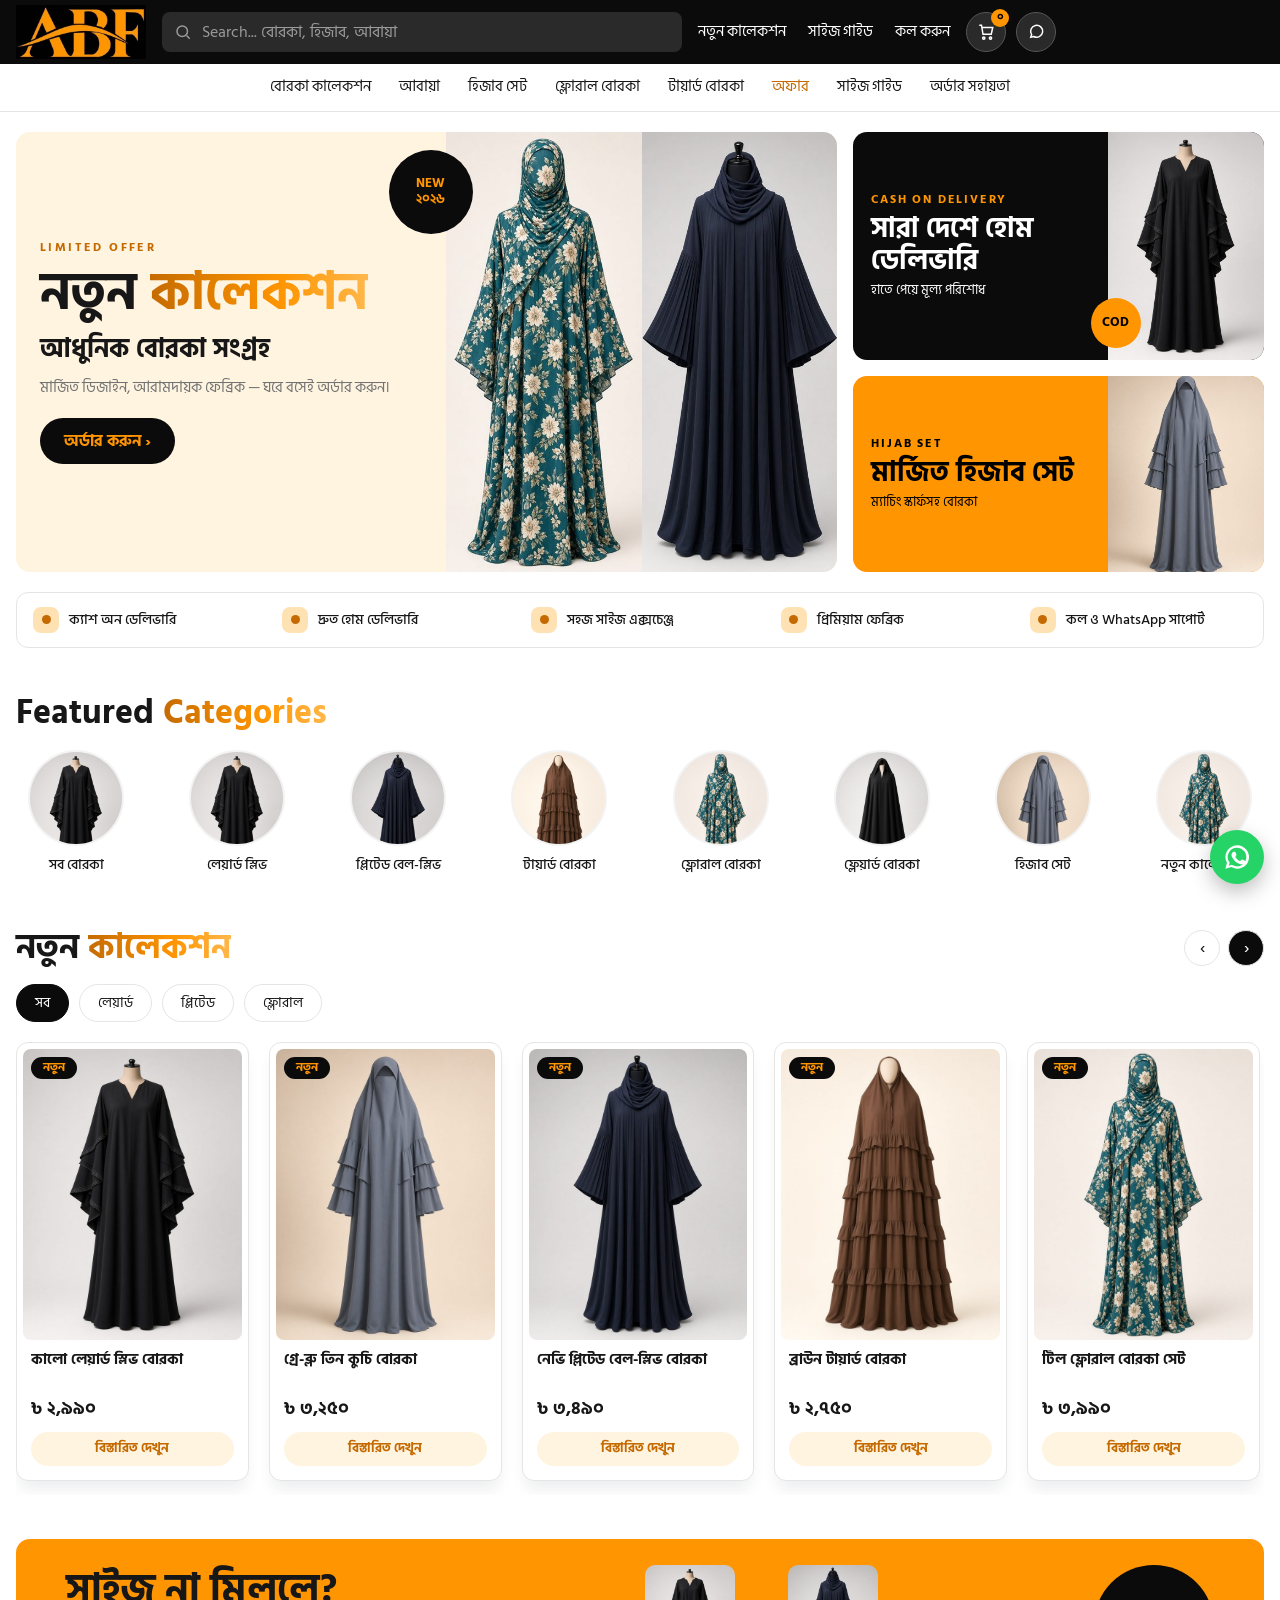
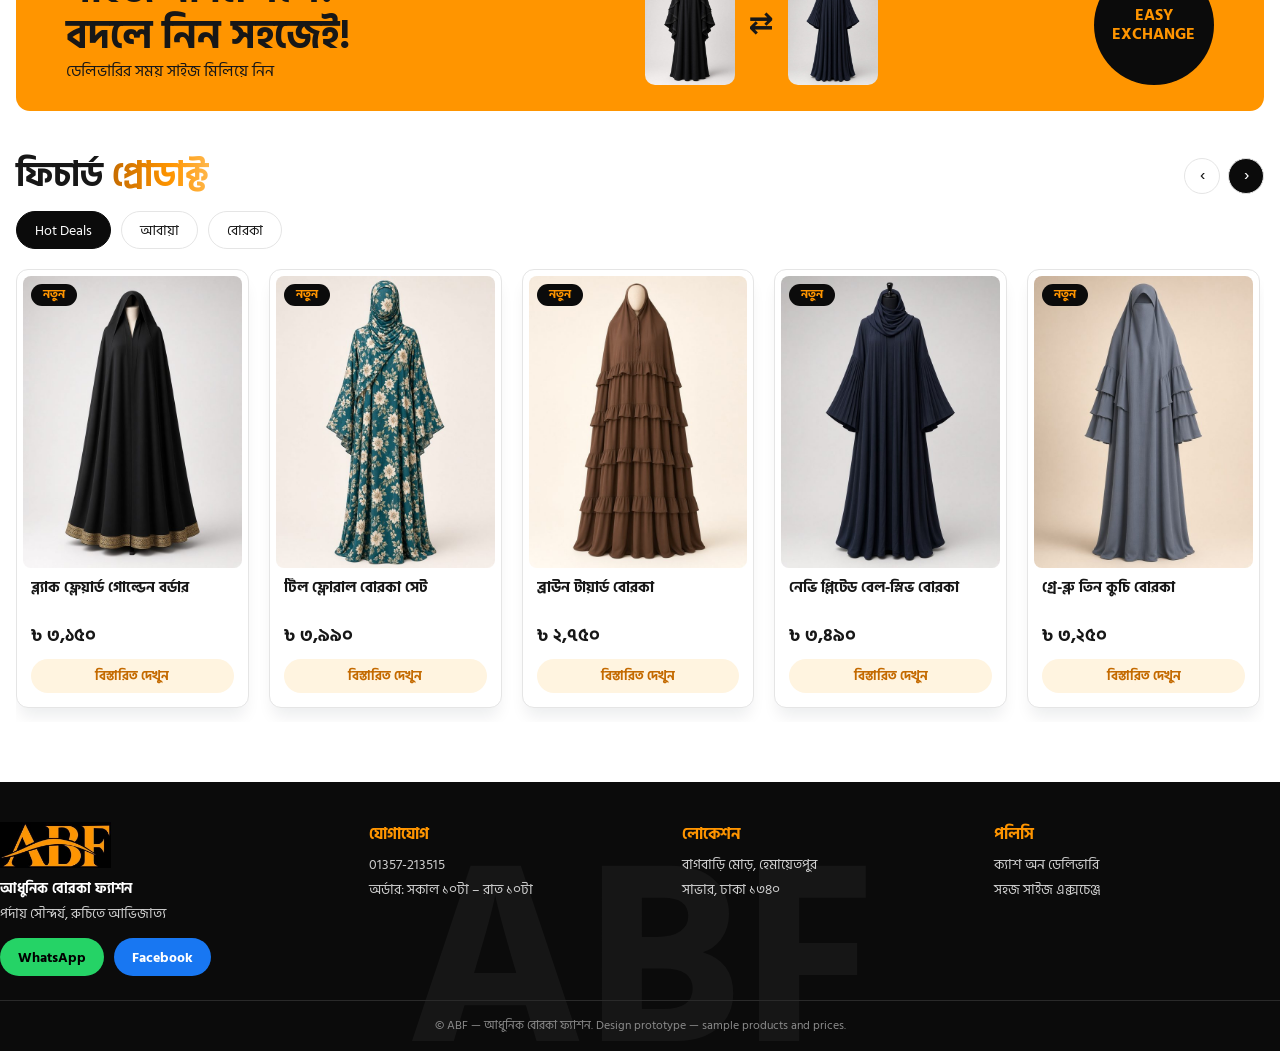
<file: index.html>
<!doctype html><html lang="bn"><head><meta charset="utf-8"><meta name="viewport" content="width=device-width,initial-scale=1"><title>ABF — আধুনিক বোরকা ফ্যাশন | ক্যাশ অন ডেলিভারি</title><meta name="description" content="সাভার, হেমায়েতপুরের আধুনিক বোরকা ও আবায়া — সারা বাংলাদেশে ক্যাশ অন ডেলিভারি."><meta name="theme-color" content="#000000"><link rel="preconnect" href="https://fonts.googleapis.com"><link rel="preconnect" href="https://fonts.gstatic.com" crossorigin><link href="https://fonts.googleapis.com/css2?family=Hind+Siliguri:wght@400;500;600;700&display=swap" rel="stylesheet"><link rel="stylesheet" href="assets/css/style.css"></head><body><header class="topbar"><div class="container in"><button class="ico burger" id="bg" aria-label="মেনু"><svg viewBox="0 0 24 24"><path d="M3 6h18M3 12h18M3 18h18"/></svg></button><a class="logo" href="index.html" aria-label="ABF হোম"><img src="assets/img/logo.jpg" alt="ABF আধুনিক বোরকা ফ্যাশন" width="110" height="46"></a><form class="search" action="index.html#new" role="search"><svg viewBox="0 0 24 24"><circle cx="11" cy="11" r="7"/><path d="M21 21l-4.3-4.3"/></svg><input type="search" placeholder="Search... বোরকা, হিজাব, আবায়া" aria-label="সার্চ"></form><nav class="tlinks"><a href="#new">নতুন কালেকশন</a><a href="product.html?id=3#size">সাইজ গাইড</a><a href="tel:01357213515">কল করুন</a></nav><div class="ticons"><a class="ico" href="checkout.html?id=3" aria-label="কার্ট"><svg viewBox="0 0 24 24"><path d="M6 6h15l-2 9H8L6 3H3"/><circle cx="9" cy="20" r="1.5"/><circle cx="18" cy="20" r="1.5"/></svg><span class="cnt" id="cc">0</span></a><a class="ico" href="https://wa.me/8801357213515" target="_blank" rel="noopener" aria-label="WhatsApp"><svg viewBox="0 0 24 24"><path d="M5 19l1.2-3.6A8 8 0 1 1 9 18z"/></svg></a></div></div><div class="msearch"><input type="search" placeholder="সার্চ করুন..." aria-label="সার্চ"></div></header><div class="catnav"><div class="in"><a href="#new">বোরকা কালেকশন</a><a href="#featured">আবায়া</a><a href="#new">হিজাব সেট</a><a href="product.html?id=5">ফ্লোরাল বোরকা</a><a href="product.html?id=4">টায়ার্ড বোরকা</a><a href="#featured" class=hot>অফার</a><a href="product.html?id=3#size">সাইজ গাইড</a><a href="#contact">অর্ডার সহায়তা</a></div></div><div class="drawer" id="dr"><div class="bk" id="drb"></div><div class="pn"><button class="x" id="drx" aria-label="বন্ধ">×</button><div style="height:36px"></div><a href="#new">বোরকা কালেকশন</a><a href="#featured">আবায়া</a><a href="#new">হিজাব সেট</a><a href="product.html?id=5">ফ্লোরাল বোরকা</a><a href="product.html?id=4">টায়ার্ড বোরকা</a><a href="#featured">অফার</a><a href="product.html?id=3#size">সাইজ গাইড</a><a href="#contact">অর্ডার সহায়তা</a></div></div><main class="container">
<section class="hero"><div class="slide"><div class="tx"><span class="eyebrow">LIMITED OFFER</span><h1>নতুন <span class="grad">কালেকশন</span></h1><h2>আধুনিক বোরকা সংগ্রহ</h2><p>মার্জিত ডিজাইন, আরামদায়ক ফেব্রিক — ঘরে বসেই অর্ডার করুন।</p><div style="margin-top:10px"><a class="btn btn-k" href="#new">অর্ডার করুন ›</a></div></div><div class="im"><img src="assets/img/p5.jpg" alt="টিল ফ্লোরাল বোরকা" width="600" height="800"><img src="assets/img/p3.jpg" alt="নেভি প্লিটেড বোরকা" width="600" height="800"></div><div class="badge-n">NEW<br>২০২৬</div></div>
<div class="side"><a class="bn dk" href="product.html?id=1"><span class="eb">CASH ON DELIVERY</span><h3>সারা দেশে হোম ডেলিভারি</h3><small>হাতে পেয়ে মূল্য পরিশোধ</small><img src="assets/img/p1.jpg" alt="" loading="lazy"><span class="cod">COD</span></a><a class="bn or" href="product.html?id=2"><span class="eb">HIJAB SET</span><h3>মার্জিত হিজাব সেট</h3><small>ম্যাচিং স্কার্ফসহ বোরকা</small><img src="assets/img/p2.jpg" alt="" loading="lazy"></a></div></section>
<section class="usp"><div><i></i>ক্যাশ অন ডেলিভারি</div><div><i></i>দ্রুত হোম ডেলিভারি</div><div><i></i>সহজ সাইজ এক্সচেঞ্জ</div><div><i></i>প্রিমিয়াম ফেব্রিক</div><div><i></i>কল ও WhatsApp সাপোর্ট</div></section>
<section class="sec"><h2 class="sec-title">Featured <span class="grad">Categories</span></h2><div class="cats"><a class="cat" href="product.html?id=1"><span><img src="assets/img/p1.jpg" alt="সব বোরকা" loading="lazy" width="120" height="160"></span>সব বোরকা</a><a class="cat" href="product.html?id=1"><span><img src="assets/img/p1.jpg" alt="লেয়ার্ড স্লিভ" loading="lazy" width="120" height="160"></span>লেয়ার্ড স্লিভ</a><a class="cat" href="product.html?id=3"><span><img src="assets/img/p3.jpg" alt="প্লিটেড বেল-স্লিভ" loading="lazy" width="120" height="160"></span>প্লিটেড বেল-স্লিভ</a><a class="cat" href="product.html?id=4"><span><img src="assets/img/p4.jpg" alt="টায়ার্ড বোরকা" loading="lazy" width="120" height="160"></span>টায়ার্ড বোরকা</a><a class="cat" href="product.html?id=5"><span><img src="assets/img/p5.jpg" alt="ফ্লোরাল বোরকা" loading="lazy" width="120" height="160"></span>ফ্লোরাল বোরকা</a><a class="cat" href="product.html?id=6"><span><img src="assets/img/p6.jpg" alt="ফ্লেয়ার্ড বোরকা" loading="lazy" width="120" height="160"></span>ফ্লেয়ার্ড বোরকা</a><a class="cat" href="product.html?id=2"><span><img src="assets/img/p2.jpg" alt="হিজাব সেট" loading="lazy" width="120" height="160"></span>হিজাব সেট</a><a class="cat" href="product.html?id=5"><span><img src="assets/img/p5.jpg" alt="নতুন কালেকশন" loading="lazy" width="120" height="160"></span>নতুন কালেকশন</a></div></section>
<section class="sec" id="new"><div class="sec-h"><h2 class="sec-title">নতুন <span class="grad">কালেকশন</span></h2><div class="arrows"><button data-rail="r1" data-d="-1" aria-label="আগে">‹</button><button data-rail="r1" data-d="1" aria-label="পরে">›</button></div></div><div class="tabs"><button class="tab on">সব</button><button class="tab">লেয়ার্ড</button><button class="tab">প্লিটেড</button><button class="tab">ফ্লোরাল</button></div><div class="rail" id="r1"><a class="card" href="product.html?id=1"><div class="ph"><img src="assets/img/p1.jpg" alt="কালো লেয়ার্ড স্লিভ বোরকা" loading="lazy" width="600" height="800"><span class="nb">নতুন</span></div><div class="b"><div class="nm">কালো লেয়ার্ড স্লিভ বোরকা</div><div class="pr">৳ ২,৯৯০</div><span class="go">বিস্তারিত দেখুন</span></div></a><a class="card" href="product.html?id=2"><div class="ph"><img src="assets/img/p2.jpg" alt="গ্রে-ব্লু তিন কুচি বোরকা" loading="lazy" width="600" height="800"><span class="nb">নতুন</span></div><div class="b"><div class="nm">গ্রে-ব্লু তিন কুচি বোরকা</div><div class="pr">৳ ৩,২৫০</div><span class="go">বিস্তারিত দেখুন</span></div></a><a class="card" href="product.html?id=3"><div class="ph"><img src="assets/img/p3.jpg" alt="নেভি প্লিটেড বেল-স্লিভ বোরকা" loading="lazy" width="600" height="800"><span class="nb">নতুন</span></div><div class="b"><div class="nm">নেভি প্লিটেড বেল-স্লিভ বোরকা</div><div class="pr">৳ ৩,৪৯০</div><span class="go">বিস্তারিত দেখুন</span></div></a><a class="card" href="product.html?id=4"><div class="ph"><img src="assets/img/p4.jpg" alt="ব্রাউন টায়ার্ড বোরকা" loading="lazy" width="600" height="800"><span class="nb">নতুন</span></div><div class="b"><div class="nm">ব্রাউন টায়ার্ড বোরকা</div><div class="pr">৳ ২,৭৫০</div><span class="go">বিস্তারিত দেখুন</span></div></a><a class="card" href="product.html?id=5"><div class="ph"><img src="assets/img/p5.jpg" alt="টিল ফ্লোরাল বোরকা সেট" loading="lazy" width="600" height="800"><span class="nb">নতুন</span></div><div class="b"><div class="nm">টিল ফ্লোরাল বোরকা সেট</div><div class="pr">৳ ৩,৯৯০</div><span class="go">বিস্তারিত দেখুন</span></div></a><a class="card" href="product.html?id=6"><div class="ph"><img src="assets/img/p6.jpg" alt="ব্ল্যাক ফ্লেয়ার্ড গোল্ডেন বর্ডার" loading="lazy" width="600" height="800"><span class="nb">নতুন</span></div><div class="b"><div class="nm">ব্ল্যাক ফ্লেয়ার্ড গোল্ডেন বর্ডার</div><div class="pr">৳ ৩,১৫০</div><span class="go">বিস্তারিত দেখুন</span></div></a></div></section>
<section class="xchg"><div><h3>সাইজ না মিললে?</h3><h3>বদলে নিন সহজেই!</h3><p>ডেলিভারির সময় সাইজ মিলিয়ে নিন</p></div><div class="pair"><img src="assets/img/p1.jpg" alt="" loading="lazy"><b style="font-size:30px">⇄</b><img src="assets/img/p3.jpg" alt="" loading="lazy"></div><div class="seal">EASY<br>EXCHANGE</div></section>
<section class="sec" id="featured"><div class="sec-h"><h2 class="sec-title">ফিচার্ড <span class="grad">প্রোডাক্ট</span></h2><div class="arrows"><button data-rail="r2" data-d="-1" aria-label="আগে">‹</button><button data-rail="r2" data-d="1" aria-label="পরে">›</button></div></div><div class="tabs"><button class="tab on">Hot Deals</button><button class="tab">আবায়া</button><button class="tab">বোরকা</button></div><div class="rail" id="r2"><a class="card" href="product.html?id=6"><div class="ph"><img src="assets/img/p6.jpg" alt="ব্ল্যাক ফ্লেয়ার্ড গোল্ডেন বর্ডার" loading="lazy" width="600" height="800"><span class="nb">নতুন</span></div><div class="b"><div class="nm">ব্ল্যাক ফ্লেয়ার্ড গোল্ডেন বর্ডার</div><div class="pr">৳ ৩,১৫০</div><span class="go">বিস্তারিত দেখুন</span></div></a><a class="card" href="product.html?id=5"><div class="ph"><img src="assets/img/p5.jpg" alt="টিল ফ্লোরাল বোরকা সেট" loading="lazy" width="600" height="800"><span class="nb">নতুন</span></div><div class="b"><div class="nm">টিল ফ্লোরাল বোরকা সেট</div><div class="pr">৳ ৩,৯৯০</div><span class="go">বিস্তারিত দেখুন</span></div></a><a class="card" href="product.html?id=4"><div class="ph"><img src="assets/img/p4.jpg" alt="ব্রাউন টায়ার্ড বোরকা" loading="lazy" width="600" height="800"><span class="nb">নতুন</span></div><div class="b"><div class="nm">ব্রাউন টায়ার্ড বোরকা</div><div class="pr">৳ ২,৭৫০</div><span class="go">বিস্তারিত দেখুন</span></div></a><a class="card" href="product.html?id=3"><div class="ph"><img src="assets/img/p3.jpg" alt="নেভি প্লিটেড বেল-স্লিভ বোরকা" loading="lazy" width="600" height="800"><span class="nb">নতুন</span></div><div class="b"><div class="nm">নেভি প্লিটেড বেল-স্লিভ বোরকা</div><div class="pr">৳ ৩,৪৯০</div><span class="go">বিস্তারিত দেখুন</span></div></a><a class="card" href="product.html?id=2"><div class="ph"><img src="assets/img/p2.jpg" alt="গ্রে-ব্লু তিন কুচি বোরকা" loading="lazy" width="600" height="800"><span class="nb">নতুন</span></div><div class="b"><div class="nm">গ্রে-ব্লু তিন কুচি বোরকা</div><div class="pr">৳ ৩,২৫০</div><span class="go">বিস্তারিত দেখুন</span></div></a><a class="card" href="product.html?id=1"><div class="ph"><img src="assets/img/p1.jpg" alt="কালো লেয়ার্ড স্লিভ বোরকা" loading="lazy" width="600" height="800"><span class="nb">নতুন</span></div><div class="b"><div class="nm">কালো লেয়ার্ড স্লিভ বোরকা</div><div class="pr">৳ ২,৯৯০</div><span class="go">বিস্তারিত দেখুন</span></div></a></div></section>
</main><footer class="foot" id="contact"><div class="container g"><div><img src="assets/img/logo.jpg" alt="ABF" width="110" height="46" style="height:46px;width:auto"><p style="margin-top:10px;color:#fff;font-weight:700">আধুনিক বোরকা ফ্যাশন</p><p>পর্দায় সৌন্দর্য, রুচিতে আভিজাত্য</p><div class="soc"><a href="https://wa.me/8801357213515" target="_blank" rel="noopener">WhatsApp</a><a href="#" rel="noopener">Facebook</a></div></div><div><h4>যোগাযোগ</h4><p><a href="tel:01357213515">01357-213515</a></p><p>অর্ডার: সকাল ১০টা – রাত ১০টা</p></div><div><h4>লোকেশন</h4><p>বাগবাড়ি মোড়, হেমায়েতপুর</p><p>সাভার, ঢাকা ১৩৪০</p></div><div><h4>পলিসি</h4><p>ক্যাশ অন ডেলিভারি</p><p>সহজ সাইজ এক্সচেঞ্জ</p></div></div><div class="wm" aria-hidden="true">ABF</div><div class="cp">© ABF — আধুনিক বোরকা ফ্যাশন. Design prototype — sample products and prices.</div></footer><a class="wafab" href="https://wa.me/8801357213515" target="_blank" rel="noopener" aria-label="WhatsApp-এ অর্ডার"><svg viewBox="0 0 24 24"><path d="M12 2a10 10 0 0 0-8.6 15L2 22l5.2-1.4A10 10 0 1 0 12 2zm0 2a8 8 0 1 1-4.1 14.900l-.3-.2-2.600.7.7-2.500-.2-.3A8 8 0 0 1 12 4zm-3 3.500c-.2 0-.5.100-.7.400-.3.400-1 1-1 2.400s1 2.700 1.200 2.900c.1.200 2 3.100 4.900 4.300 2.400 1 2.900.8 3.400.7.500-.1 1.700-.7 1.900-1.400.2-.7.200-1.200.2-1.400-.1-.1-.3-.2-.6-.4l-1.800-.9c-.3-.1-.5-.1-.7.200l-.8 1c-.2.200-.3.200-.6.100-.3-.2-1.200-.4-2.200-1.400-.8-.7-1.400-1.600-1.500-1.900-.2-.3 0-.4.100-.6l.4-.5c.1-.2.200-.3.300-.5.100-.2 0-.4 0-.5l-.8-2c-.2-.5-.4-.5-.6-.5z"/></svg></a><script src="assets/js/app.js"></script></body></html>
</file>
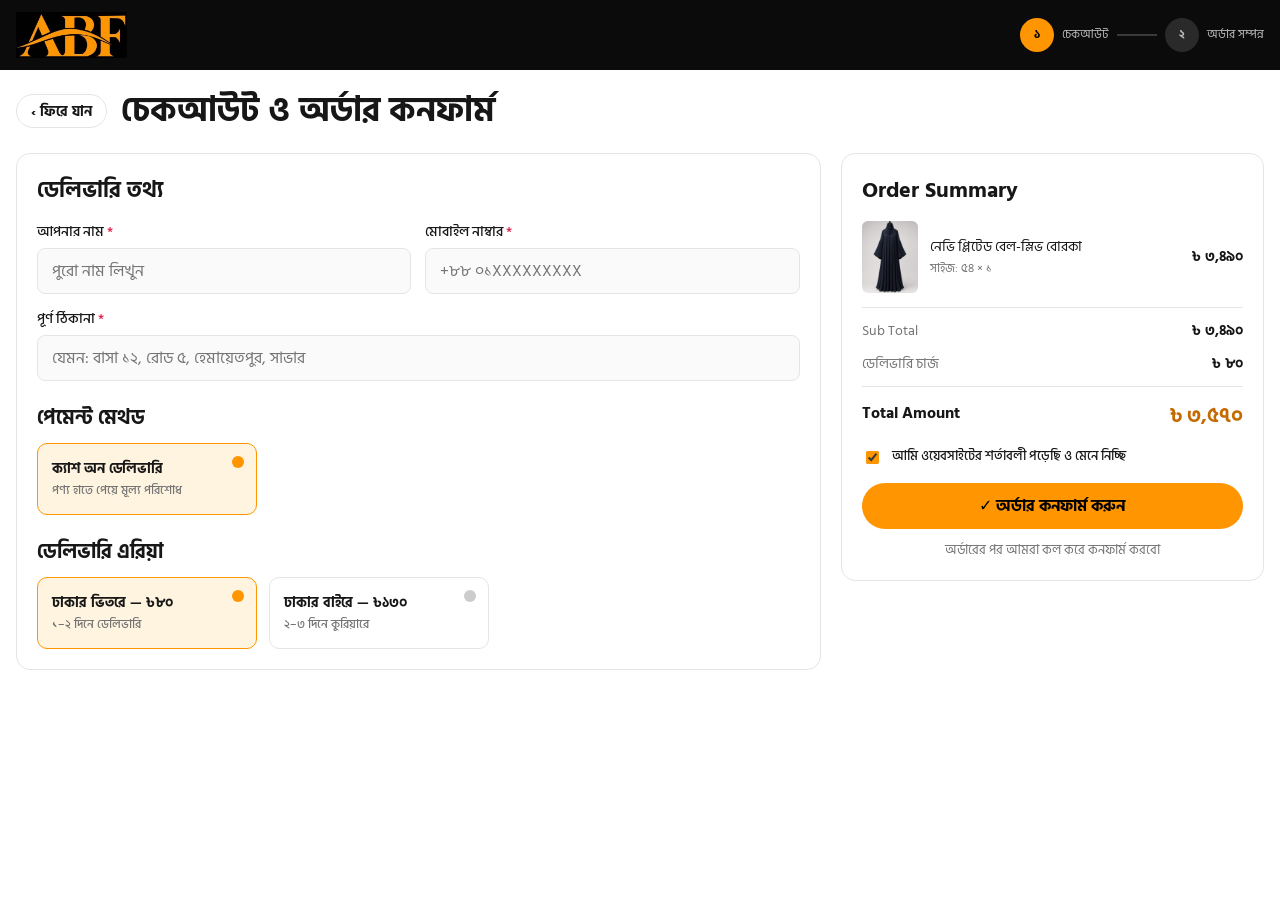
<file: checkout.html>
<!doctype html><html lang="bn"><head><meta charset="utf-8"><meta name="viewport" content="width=device-width,initial-scale=1"><title>চেকআউট | ABF আধুনিক বোরকা ফ্যাশন</title><meta name="description" content="অর্ডার কনফার্ম করুন"><meta name="theme-color" content="#000000"><link rel="preconnect" href="https://fonts.googleapis.com"><link rel="preconnect" href="https://fonts.gstatic.com" crossorigin><link href="https://fonts.googleapis.com/css2?family=Hind+Siliguri:wght@400;500;600;700&display=swap" rel="stylesheet"><link rel="stylesheet" href="assets/css/style.css"></head><body><header class="cohead"><div class="container in"><a href="index.html"><img src="assets/img/logo.jpg" alt="ABF" width="110" height="46" style="height:46px;width:auto"></a><div class="steps"><b class="on">১</b><span>চেকআউট</span><i></i><b>২</b><span>অর্ডার সম্পন্ন</span></div></div></header>
<main class="container"><div style="display:flex;align-items:center;gap:14px;flex-wrap:wrap;margin-top:20px"><a class="btn btn-l" style="height:34px;padding:0 14px;font-size:14px" id="back" href="index.html">‹ ফিরে যান</a><h1 class="sec-title">চেকআউট ও অর্ডার কনফার্ম</h1></div>
<form class="co" id="f" novalidate><div class="panel"><h2>ডেলিভারি তথ্য</h2><div class="fg"><div><label for="nm">আপনার নাম <i>*</i></label><input class="in-t" id="nm" name="nm" required placeholder="পুরো নাম লিখুন" autocomplete="name"></div><div><label for="ph">মোবাইল নাম্বার <i>*</i></label><input class="in-t" id="ph" name="ph" required inputmode="tel" placeholder="+৮৮ ০১XXXXXXXXX" autocomplete="tel"></div><div class="full"><label for="ad">পূর্ণ ঠিকানা <i>*</i></label><input class="in-t" id="ad" name="ad" required placeholder="যেমন: বাসা ১২, রোড ৫, হেমায়েতপুর, সাভার" autocomplete="street-address"></div></div>
<h3>পেমেন্ট মেথড</h3><div class="opt"><label><input type="radio" name="pay" checked><b>ক্যাশ অন ডেলিভারি</b><small>পণ্য হাতে পেয়ে মূল্য পরিশোধ</small></label></div>
<h3>ডেলিভারি এরিয়া</h3><div class="opt"><label><input type="radio" name="area" value="80" checked><b>ঢাকার ভিতরে — ৳৮০</b><small>১–২ দিনে ডেলিভারি</small></label><label><input type="radio" name="area" value="130"><b>ঢাকার বাইরে — ৳১৩০</b><small>২–৩ দিনে কুরিয়ারে</small></label></div></div>
<aside class="panel sum"><h2>Order Summary</h2><div class="it"><img id="si" src="assets/img/p3.jpg" alt="" width="56" height="72"><div><span id="sn">…</span><br><small style="color:#737373" id="ss"></small></div><b id="sp">৳</b></div><div class="row"><span>Sub Total</span><b id="st">৳</b></div><div class="row"><span>ডেলিভারি চার্জ</span><b id="sd">৳ ৮০</b></div><div class="row tot"><span>Total Amount</span><b id="tt">৳</b></div>
<label class="chk"><input type="checkbox" id="tm" checked>আমি ওয়েবসাইটের শর্তাবলী পড়েছি ও মেনে নিচ্ছি</label><button class="btn btn-o full-btn" type="submit">✓ অর্ডার কনফার্ম করুন</button><p style="text-align:center;font-size:13px;color:#737373;margin:12px 0 0">অর্ডারের পর আমরা কল করে কনফার্ম করবো</p></aside></form>
<div class="ok panel" id="ok"><div class="tick">✓</div><h2>অর্ডার গ্রহণ করা হয়েছে!</h2><p>ধন্যবাদ। আমরা শীঘ্রই কল করে কনফার্ম করবো।</p><a class="btn btn-o" id="owa" href="#" target="_blank" rel="noopener">WhatsApp-এ কনফার্ম করুন</a> <a class="btn btn-l" href="index.html">হোমে ফিরুন</a></div></main>
<script src="assets/js/app.js"></script></body></html>
</file>
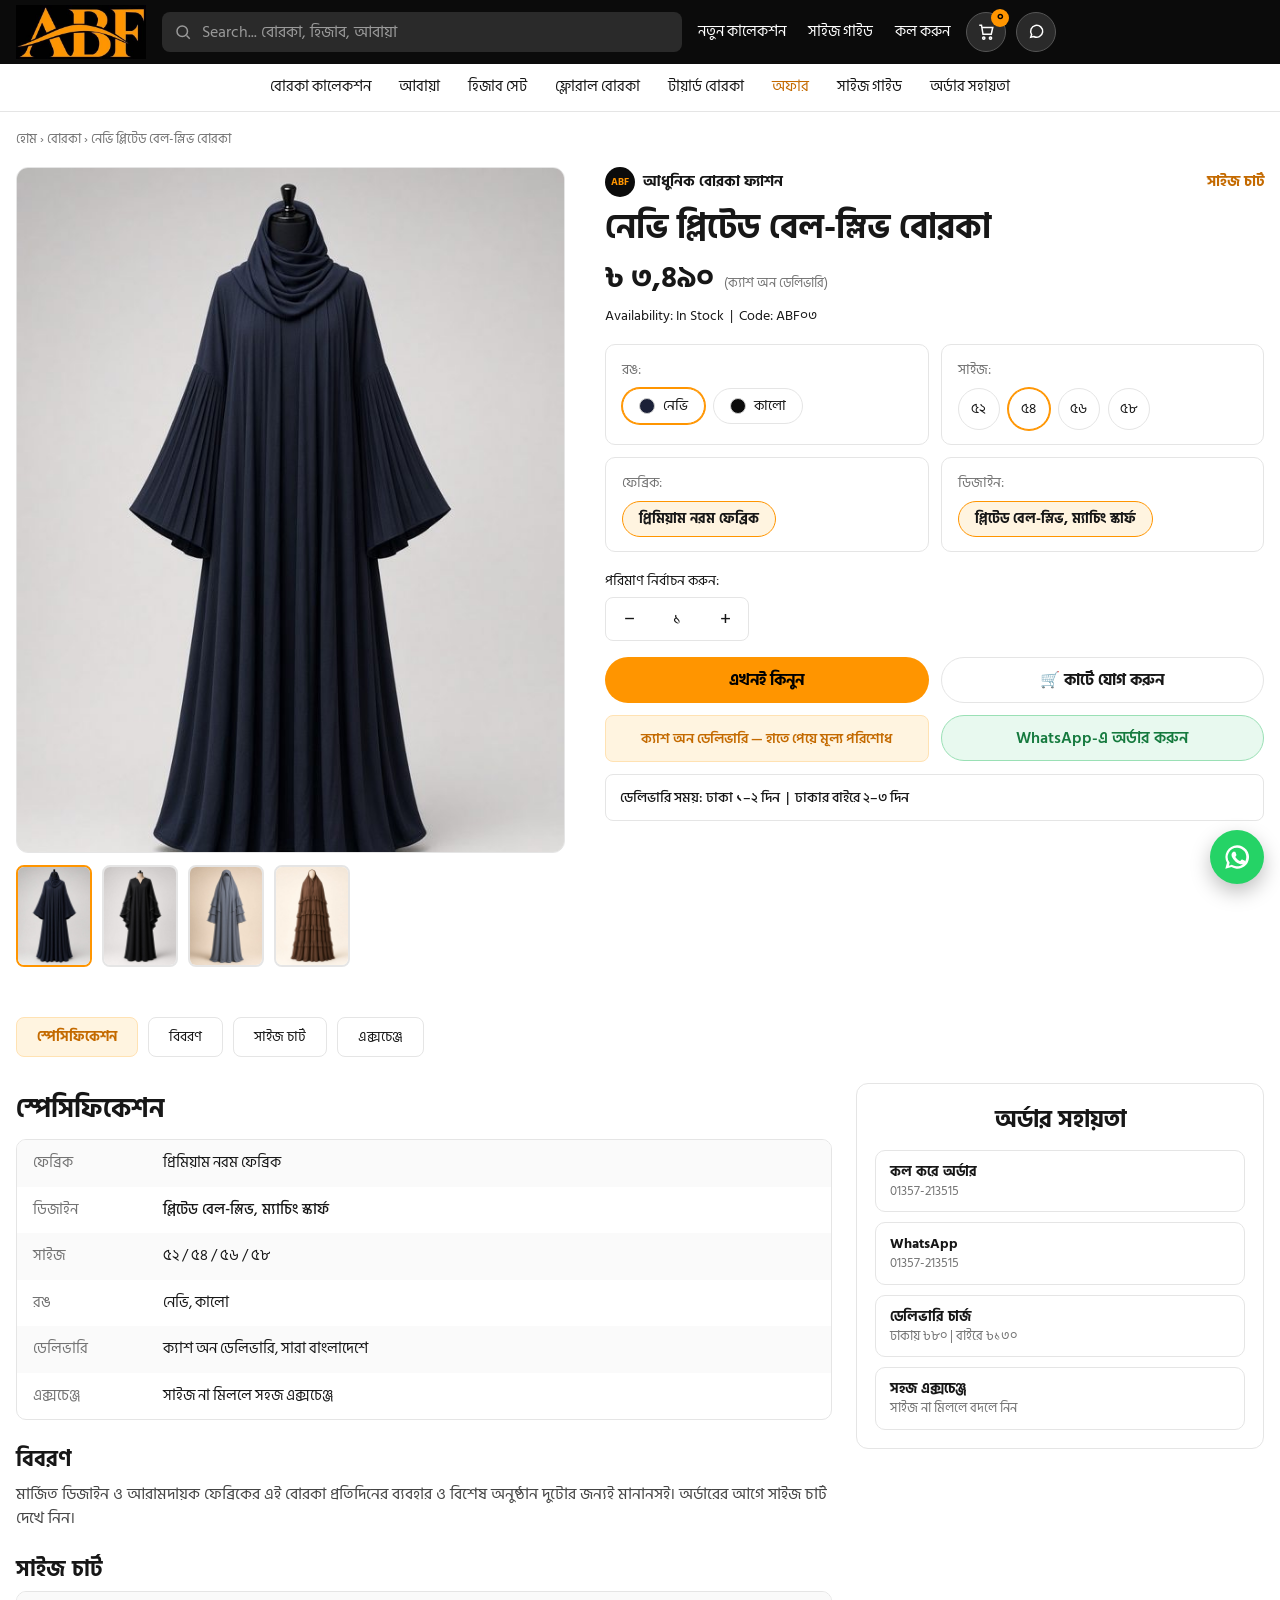
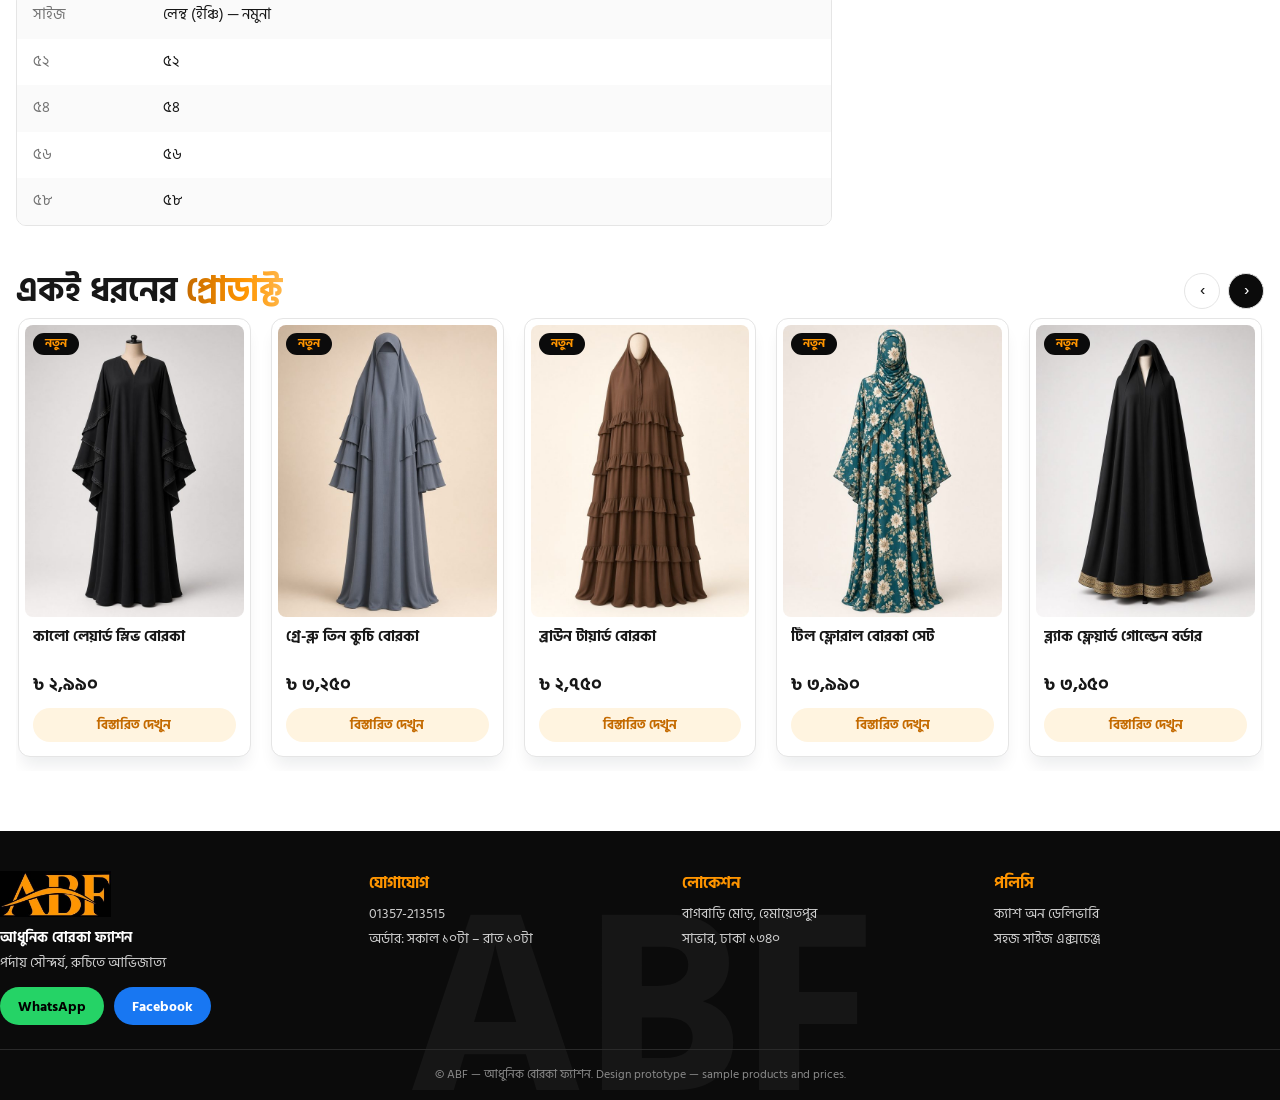
<file: product.html>
<!doctype html><html lang="bn"><head><meta charset="utf-8"><meta name="viewport" content="width=device-width,initial-scale=1"><title>প্রোডাক্ট | ABF আধুনিক বোরকা ফ্যাশন</title><meta name="description" content="বোরকার বিস্তারিত ও অর্ডার"><meta name="theme-color" content="#000000"><link rel="preconnect" href="https://fonts.googleapis.com"><link rel="preconnect" href="https://fonts.gstatic.com" crossorigin><link href="https://fonts.googleapis.com/css2?family=Hind+Siliguri:wght@400;500;600;700&display=swap" rel="stylesheet"><link rel="stylesheet" href="assets/css/style.css"></head><body class="has-mbar"><header class="topbar"><div class="container in"><button class="ico burger" id="bg" aria-label="মেনু"><svg viewBox="0 0 24 24"><path d="M3 6h18M3 12h18M3 18h18"/></svg></button><a class="logo" href="index.html" aria-label="ABF হোম"><img src="assets/img/logo.jpg" alt="ABF আধুনিক বোরকা ফ্যাশন" width="110" height="46"></a><form class="search" action="index.html#new" role="search"><svg viewBox="0 0 24 24"><circle cx="11" cy="11" r="7"/><path d="M21 21l-4.3-4.3"/></svg><input type="search" placeholder="Search... বোরকা, হিজাব, আবায়া" aria-label="সার্চ"></form><nav class="tlinks"><a href="#new">নতুন কালেকশন</a><a href="product.html?id=3#size">সাইজ গাইড</a><a href="tel:01357213515">কল করুন</a></nav><div class="ticons"><a class="ico" href="checkout.html?id=3" aria-label="কার্ট"><svg viewBox="0 0 24 24"><path d="M6 6h15l-2 9H8L6 3H3"/><circle cx="9" cy="20" r="1.5"/><circle cx="18" cy="20" r="1.5"/></svg><span class="cnt" id="cc">0</span></a><a class="ico" href="https://wa.me/8801357213515" target="_blank" rel="noopener" aria-label="WhatsApp"><svg viewBox="0 0 24 24"><path d="M5 19l1.2-3.6A8 8 0 1 1 9 18z"/></svg></a></div></div><div class="msearch"><input type="search" placeholder="সার্চ করুন..." aria-label="সার্চ"></div></header><div class="catnav"><div class="in"><a href="#new">বোরকা কালেকশন</a><a href="#featured">আবায়া</a><a href="#new">হিজাব সেট</a><a href="product.html?id=5">ফ্লোরাল বোরকা</a><a href="product.html?id=4">টায়ার্ড বোরকা</a><a href="#featured" class=hot>অফার</a><a href="product.html?id=3#size">সাইজ গাইড</a><a href="#contact">অর্ডার সহায়তা</a></div></div><div class="drawer" id="dr"><div class="bk" id="drb"></div><div class="pn"><button class="x" id="drx" aria-label="বন্ধ">×</button><div style="height:36px"></div><a href="#new">বোরকা কালেকশন</a><a href="#featured">আবায়া</a><a href="#new">হিজাব সেট</a><a href="product.html?id=5">ফ্লোরাল বোরকা</a><a href="product.html?id=4">টায়ার্ড বোরকা</a><a href="#featured">অফার</a><a href="product.html?id=3#size">সাইজ গাইড</a><a href="#contact">অর্ডার সহায়তা</a></div></div><main class="container">
<nav class="crumb" aria-label="breadcrumb"><a href="index.html">হোম</a> › <a href="index.html#new">বোরকা</a> › <span id="bc">…</span></nav>
<section class="pd"><div class="gal"><div class="main"><img id="mi" src="assets/img/p3.jpg" alt="" width="600" height="800"></div><div class="thumbs" id="th"></div></div>
<div class="pi"><div class="br"><span><em>ABF</em> আধুনিক বোরকা ফ্যাশন</span><a href="#size">সাইজ চার্ট</a></div><h1 id="pn">…</h1><div class="pp"><b id="pp">৳ …</b><small>(ক্যাশ অন ডেলিভারি)</small></div><div class="meta">Availability: In Stock &nbsp;|&nbsp; Code: <span id="pc">ABF</span></div>
<div class="opts"><div class="ob"><div class="l">রঙ:</div><div class="chips" id="cl"></div></div><div class="ob"><div class="l">সাইজ:</div><div class="chips" id="sz"></div></div><div class="ob"><div class="l">ফেব্রিক:</div><div class="chips"><span class="chip f">প্রিমিয়াম নরম ফেব্রিক</span></div></div><div class="ob"><div class="l">ডিজাইন:</div><div class="chips"><span class="chip f" id="ds">…</span></div></div></div>
<div class="l" style="font-size:14px">পরিমাণ নির্বাচন করুন:</div><div class="qty"><button id="qm" aria-label="কমান">−</button><span id="qv">1</span><button id="qp" aria-label="বাড়ান">+</button></div>
<div class="btns"><a class="btn btn-o" id="buy" href="checkout.html">এখনই কিনুন</a><button class="btn btn-l" id="add">🛒 কার্টে যোগ করুন</button><div class="note c">ক্যাশ অন ডেলিভারি — হাতে পেয়ে মূল্য পরিশোধ</div><a class="btn btn-wa" id="wa" href="#" target="_blank" rel="noopener">WhatsApp-এ অর্ডার করুন</a><div class="note d">ডেলিভারি সময়: ঢাকা ১–২ দিন &nbsp;|&nbsp; ঢাকার বাইরে ২–৩ দিন</div></div></div></section>
<nav class="ptabs"><a class="on" href="#spec">স্পেসিফিকেশন</a><a href="#desc">বিবরণ</a><a href="#size">সাইজ চার্ট</a><a href="#exch">এক্সচেঞ্জ</a></nav>
<section class="pbody"><div><h2 class="sec-title" id="spec" style="font-size:26px;margin:10px 0 14px">স্পেসিফিকেশন</h2><div class="spec"><div><span>ফেব্রিক</span>প্রিমিয়াম নরম ফেব্রিক</div><div><span>ডিজাইন</span><b id="ds2" style="font-weight:500">…</b></div><div><span>সাইজ</span>৫২ / ৫৪ / ৫৬ / ৫৮</div><div><span>রঙ</span>নেভি, কালো</div><div><span>ডেলিভারি</span>ক্যাশ অন ডেলিভারি, সারা বাংলাদেশে</div><div id="exch"><span>এক্সচেঞ্জ</span>সাইজ না মিললে সহজ এক্সচেঞ্জ</div></div>
<h2 class="sec-title" id="desc" style="font-size:22px;margin:26px 0 8px">বিবরণ</h2><p style="color:#444;margin:0">মার্জিত ডিজাইন ও আরামদায়ক ফেব্রিকের এই বোরকা প্রতিদিনের ব্যবহার ও বিশেষ অনুষ্ঠান দুটোর জন্যই মানানসই। অর্ডারের আগে সাইজ চার্ট দেখে নিন।</p>
<h2 class="sec-title" id="size" style="font-size:22px;margin:26px 0 8px">সাইজ চার্ট</h2><div class="spec"><div><span>সাইজ</span>লেন্থ (ইঞ্চি) — নমুনা</div><div><span>৫২</span>৫২</div><div><span>৫৪</span>৫৪</div><div><span>৫৬</span>৫৬</div><div><span>৫৮</span>৫৮</div></div></div>
<aside class="help"><h3>অর্ডার সহায়তা</h3><div><b>কল করে অর্ডার</b>01357-213515</div><div><b>WhatsApp</b>01357-213515</div><div><b>ডেলিভারি চার্জ</b>ঢাকায় ৳৮০ | বাইরে ৳১৩০</div><div><b>সহজ এক্সচেঞ্জ</b>সাইজ না মিললে বদলে নিন</div></aside></section>
<section class="sec"><div class="sec-h"><h2 class="sec-title">একই ধরনের <span class="grad">প্রোডাক্ট</span></h2><div class="arrows"><button data-rail="r3" data-d="-1" aria-label="আগে">‹</button><button data-rail="r3" data-d="1" aria-label="পরে">›</button></div></div><div class="rail" id="r3"></div></section></main>
<div class="mbar"><a class="btn btn-o" id="buy2" href="checkout.html">এখনই কিনুন</a><a class="btn btn-wa" id="wa2" href="#" target="_blank" rel="noopener">WhatsApp</a></div><footer class="foot" id="contact"><div class="container g"><div><img src="assets/img/logo.jpg" alt="ABF" width="110" height="46" style="height:46px;width:auto"><p style="margin-top:10px;color:#fff;font-weight:700">আধুনিক বোরকা ফ্যাশন</p><p>পর্দায় সৌন্দর্য, রুচিতে আভিজাত্য</p><div class="soc"><a href="https://wa.me/8801357213515" target="_blank" rel="noopener">WhatsApp</a><a href="#" rel="noopener">Facebook</a></div></div><div><h4>যোগাযোগ</h4><p><a href="tel:01357213515">01357-213515</a></p><p>অর্ডার: সকাল ১০টা – রাত ১০টা</p></div><div><h4>লোকেশন</h4><p>বাগবাড়ি মোড়, হেমায়েতপুর</p><p>সাভার, ঢাকা ১৩৪০</p></div><div><h4>পলিসি</h4><p>ক্যাশ অন ডেলিভারি</p><p>সহজ সাইজ এক্সচেঞ্জ</p></div></div><div class="wm" aria-hidden="true">ABF</div><div class="cp">© ABF — আধুনিক বোরকা ফ্যাশন. Design prototype — sample products and prices.</div></footer><a class="wafab" href="https://wa.me/8801357213515" target="_blank" rel="noopener" aria-label="WhatsApp-এ অর্ডার"><svg viewBox="0 0 24 24"><path d="M12 2a10 10 0 0 0-8.6 15L2 22l5.2-1.4A10 10 0 1 0 12 2zm0 2a8 8 0 1 1-4.1 14.900l-.3-.2-2.600.7.7-2.500-.2-.3A8 8 0 0 1 12 4zm-3 3.500c-.2 0-.5.100-.7.400-.3.400-1 1-1 2.400s1 2.700 1.200 2.900c.1.200 2 3.100 4.900 4.300 2.400 1 2.900.8 3.400.7.500-.1 1.700-.7 1.900-1.400.2-.7.200-1.200.2-1.400-.1-.1-.3-.2-.6-.4l-1.800-.9c-.3-.1-.5-.1-.7.200l-.8 1c-.2.200-.3.200-.6.100-.3-.2-1.200-.4-2.200-1.400-.8-.7-1.400-1.600-1.500-1.900-.2-.3 0-.4.100-.6l.4-.5c.1-.2.200-.3.300-.5.100-.2 0-.4 0-.5l-.8-2c-.2-.5-.4-.5-.6-.5z"/></svg></a><script src="assets/js/app.js"></script></body></html>
</file>
<file: assets/css/style.css>
:root{--o:#FF9500;--od:#C46A00;--ot:#FFF4E0;--ot2:#FFE2B3;--k:#0B0B0B;--tx:#171717;--gr:#737373;--bd:#E5E5E5;--bg:#FAFAFA;--wa:#25D366;--r:12px;--sh:0 12px 16px -4px rgba(16,24,40,.08);--cw:1280px}
*,*::before,*::after{box-sizing:border-box}
html{-webkit-text-size-adjust:100%;scroll-behavior:smooth}
body{margin:0;font-family:'Hind Siliguri','Anek Bangla',system-ui,-apple-system,'Segoe UI',Roboto,sans-serif;color:var(--tx);background:#fff;line-height:1.5;font-size:16px;overflow-x:hidden}
img{max-width:100%;height:auto;display:block}
a{color:inherit;text-decoration:none}
button{font:inherit;cursor:pointer;border:0;background:none;color:inherit}
input,textarea{font:inherit;color:inherit}
.container{width:100%;max-width:var(--cw);margin:0 auto;padding:0 16px}
.grad{background:linear-gradient(87deg,#C46A00,#FF9500 60%,#FFB84D);-webkit-background-clip:text;background-clip:text;color:transparent}
.sec-title{font-size:clamp(22px,3.2vw,34px);font-weight:700;margin:0;line-height:1.25}
/* header */
.topbar{background:var(--k);color:#fff;position:sticky;top:0;z-index:50}
.topbar .in{display:flex;align-items:center;gap:16px;min-height:64px}
.logo img{height:46px;width:auto}
.search{flex:1;max-width:520px;display:none;position:relative}
.search input{width:100%;height:40px;border-radius:8px;border:0;background:#2a2a2a;color:#fff;padding:0 14px 0 40px;outline:0}
.search input::placeholder{color:#9a9a9a}
.search svg{position:absolute;left:12px;top:11px;width:18px;height:18px;stroke:#9a9a9a;fill:none;stroke-width:2}
.tlinks{display:none;gap:22px;font-size:15px;margin-left:auto}
.tlinks a:hover{color:var(--o)}
.ticons{display:flex;gap:10px;margin-left:auto}
.ico{width:40px;height:40px;border-radius:50%;background:#2a2a2a;border:1px solid #555;display:grid;place-items:center;position:relative}
.ico svg{width:18px;height:18px;stroke:#fff;fill:none;stroke-width:2}
.ico .cnt{position:absolute;top:-4px;right:-4px;min-width:18px;height:18px;border-radius:9px;background:var(--o);color:#000;font-size:11px;font-weight:700;display:grid;place-items:center}
.burger{display:grid}
.catnav{background:#fff;border-bottom:1px solid var(--bd);display:none}
.catnav .in{display:flex;gap:28px;justify-content:center;padding:12px 16px;flex-wrap:wrap;font-size:15px}
.catnav a:hover,.catnav a.hot{color:var(--od)}
.drawer{position:fixed;inset:0;z-index:80;display:none}
.drawer.open{display:block}
.drawer .bk{position:absolute;inset:0;background:rgba(0,0,0,.55)}
.drawer .pn{position:absolute;left:0;top:0;bottom:0;width:min(82vw,320px);background:#fff;padding:20px;overflow:auto}
.drawer .pn a{display:block;padding:12px 0;border-bottom:1px solid var(--bd);font-weight:500}
.drawer .x{position:absolute;right:12px;top:8px;font-size:30px}
.msearch{padding:8px 16px 12px;background:var(--k)}
.msearch input{width:100%;height:40px;border-radius:8px;border:0;background:#2a2a2a;color:#fff;padding:0 14px}
@media(min-width:900px){.search{display:block}.msearch{display:none}.burger{display:none}.ticons{margin-left:0}.tlinks{display:flex;margin-left:0}.catnav{display:block}.logo img{height:54px}}
@media(min-width:900px) and (max-width:1100px){.tlinks a:nth-child(n+3){display:none}}
/* hero */
.hero{display:grid;gap:16px;margin-top:20px}
.slide{position:relative;border-radius:14px;background:var(--ot);overflow:hidden;min-height:340px;display:grid;grid-template-columns:1.1fr 1fr;align-items:stretch}
.slide .tx{padding:28px 20px 28px 24px;display:flex;flex-direction:column;justify-content:center;gap:8px;position:relative;z-index:2}
.eyebrow{letter-spacing:.2em;font-size:12px;font-weight:700;color:var(--od)}
.slide h1{margin:0;font-size:clamp(28px,5vw,52px);line-height:1.1}
.slide h2{margin:0;font-size:clamp(16px,2.4vw,26px)}
.slide p{margin:0;color:var(--gr);font-size:15px}
.btn{display:inline-flex;align-items:center;justify-content:center;gap:8px;height:46px;padding:0 24px;border-radius:999px;font-weight:700;transition:.2s}
.btn-k{background:var(--k);color:var(--o)}.btn-k:hover{background:#222}
.btn-o{background:var(--o);color:#000}.btn-o:hover{background:#e68600}
.btn-l{background:#fff;border:1px solid var(--bd)}.btn-l:hover{border-color:var(--o)}
.btn-wa{background:#E8F9EF;border:1px solid #9AE0B5;color:#157A3E;font-weight:600}
.slide .im{display:grid;grid-template-columns:1fr 1fr;height:100%}
.slide .im img{width:100%;height:100%;object-fit:cover}
.badge-n{position:absolute;right:calc(50% - 46px);top:18px;width:84px;height:84px;border-radius:50%;background:var(--k);color:var(--o);display:grid;place-items:center;text-align:center;font-weight:700;font-size:13px;line-height:1.2;z-index:3}
.side{display:grid;gap:16px;grid-template-columns:1fr 1fr}
.bn{position:relative;border-radius:14px;overflow:hidden;min-height:170px;padding:18px;display:flex;flex-direction:column;justify-content:center}
.bn h3{margin:4px 0;font-size:clamp(20px,2.4vw,28px);line-height:1.15;max-width:60%}
.bn small{font-size:13px}.bn .eb{font-size:12px;letter-spacing:.15em;font-weight:700}
.bn img{position:absolute;right:0;top:0;height:100%;width:38%;object-fit:cover}
.bn.dk{background:var(--k);color:#fff}.bn.dk .eb{color:var(--o)}
.bn.or{background:var(--o);color:#000}
.cod{position:absolute;right:30%;bottom:12px;width:50px;height:50px;border-radius:50%;background:var(--o);color:#000;display:grid;place-items:center;font-weight:700;font-size:13px}
@media(min-width:900px){.hero{grid-template-columns:2fr 1fr}.side{grid-template-columns:1fr}.slide{min-height:440px}.bn{min-height:0}}
@media(max-width:600px){.slide{grid-template-columns:1fr}.slide .im{height:220px}.badge-n{right:16px;top:16px}.side{grid-template-columns:1fr}.slide .tx{padding:22px 16px}}
.usp{margin-top:20px;border:1px solid var(--bd);border-radius:12px;display:grid;grid-template-columns:repeat(2,1fr);gap:0}
.usp div{display:flex;gap:10px;align-items:center;padding:14px 16px;font-size:14px;font-weight:500}
.usp i{width:26px;height:26px;border-radius:8px;background:var(--ot2);display:grid;place-items:center;flex:none}
.usp i::after{content:"";width:9px;height:9px;border-radius:50%;background:var(--od)}
@media(min-width:900px){.usp{grid-template-columns:repeat(5,1fr)}}
/* categories */
.cats{display:flex;gap:18px;overflow-x:auto;padding:16px 0 8px;scroll-snap-type:x proximity;-webkit-overflow-scrolling:touch;scrollbar-width:none}
.cats::-webkit-scrollbar{display:none}
.cat{flex:0 0 96px;text-align:center;font-size:14px;font-weight:500;scroll-snap-align:start}
.cat span{display:block;width:88px;height:88px;border-radius:50%;background:#f3f3f3;overflow:hidden;margin:0 auto 8px;border:2px solid transparent;transition:.2s}
.cat:hover span{border-color:var(--o)}
.cat img{width:100%;height:100%;object-fit:cover;object-position:top}
@media(min-width:900px){.cats{justify-content:space-between}.cat{flex-basis:120px}.cat span{width:96px;height:96px}}
/* rails + cards */
.sec{margin-top:44px}
.sec-h{display:flex;align-items:center;justify-content:space-between;gap:12px;flex-wrap:wrap}
.arrows{display:flex;gap:8px}
.arrows button{width:36px;height:36px;border-radius:50%;border:1px solid var(--bd);background:#fff;font-size:18px;display:grid;place-items:center}
.arrows button:last-child{background:var(--k);color:#fff}
.tabs{display:flex;gap:10px;margin:14px 0;overflow-x:auto;scrollbar-width:none}
.tabs::-webkit-scrollbar{display:none}
.tab{flex:none;height:38px;padding:0 18px;border-radius:999px;border:1px solid var(--bd);background:#fff;font-size:14px}
.tab.on{background:var(--k);color:#fff;border-color:var(--k)}
.rail{display:grid;grid-auto-flow:column;grid-auto-columns:minmax(160px,46%);gap:14px;overflow-x:auto;scroll-snap-type:x mandatory;padding:6px 2px 14px;scrollbar-width:none;-webkit-overflow-scrolling:touch}
.rail::-webkit-scrollbar{display:none}
@media(min-width:640px){.rail{grid-auto-columns:minmax(200px,31%)}}
@media(min-width:900px){.rail{grid-auto-columns:calc((100% - 4*20px)/5);gap:20px}}
.card{scroll-snap-align:start;background:#fff;border:1px solid var(--bd);border-radius:var(--r);box-shadow:var(--sh);padding:6px;display:flex;flex-direction:column;position:relative;transition:.2s;min-width:0}
.card:hover{transform:translateY(-3px);border-color:var(--ot2)}
.card .ph{aspect-ratio:3/4;border-radius:8px;overflow:hidden;background:#f5f5f5;position:relative}
.card .ph img{width:100%;height:100%;object-fit:cover}
.card .nb{position:absolute;left:8px;top:8px;background:var(--k);color:var(--o);font-size:12px;font-weight:700;border-radius:999px;padding:2px 12px}
.card .b{padding:10px 8px 8px;display:flex;flex-direction:column;gap:4px;flex:1}
.card .nm{font-weight:700;font-size:15px;line-height:1.35;display:-webkit-box;-webkit-line-clamp:2;-webkit-box-orient:vertical;overflow:hidden;min-height:2.7em}
.card .pr{font-weight:700;font-size:18px}
.card .go{margin-top:6px;height:34px;border-radius:999px;background:var(--ot);color:var(--od);font-size:13px;font-weight:700;display:grid;place-items:center}
.card:hover .go{background:var(--o);color:#000}
.xchg{margin-top:44px;border-radius:14px;background:var(--o);padding:26px 22px;display:grid;gap:18px;align-items:center;overflow:hidden}
.xchg h3{margin:0;font-size:clamp(24px,4vw,40px);line-height:1.15}.xchg p{margin:0}
.xchg .pair{display:flex;align-items:center;gap:14px}
.xchg .pair img{width:90px;height:120px;object-fit:cover;border-radius:10px}
.xchg .seal{width:120px;height:120px;border-radius:50%;background:var(--k);color:var(--o);display:grid;place-items:center;text-align:center;font-weight:700;line-height:1.2;flex:none}
@media(min-width:900px){.xchg{grid-template-columns:1.3fr 1fr auto;padding:26px 50px}}
/* footer */
.foot{margin-top:60px;background:var(--k);color:#EDEDED;position:relative;overflow:hidden}
.foot .g{display:grid;gap:26px;padding:40px 0 24px;position:relative;z-index:2}
.foot h4{margin:0 0 8px;color:var(--o)}.foot p{margin:4px 0;font-size:14px;color:#cfcfcf}
.foot .soc{display:flex;gap:10px;margin-top:14px}
.foot .soc a{height:38px;padding:0 18px;border-radius:999px;display:grid;place-items:center;font-size:14px;font-weight:700;color:#000;background:var(--wa)}
.foot .soc a+a{background:#1877F2;color:#fff}
.foot .wm{position:absolute;left:50%;bottom:-40px;transform:translateX(-50%);font-size:clamp(120px,24vw,260px);font-weight:700;color:#161616;line-height:1;z-index:1;pointer-events:none}
.foot .cp{border-top:1px solid #2a2a2a;padding:16px;text-align:center;font-size:12px;color:#8a8a8a;position:relative;z-index:2}
@media(min-width:800px){.foot .g{grid-template-columns:1.2fr 1fr 1fr 1fr}}
.wafab{position:fixed;right:16px;bottom:16px;width:54px;height:54px;border-radius:50%;background:var(--wa);display:grid;place-items:center;z-index:60;box-shadow:0 8px 20px rgba(0,0,0,.25)}
.wafab svg{width:28px;height:28px;fill:#fff}
/* product page */
.crumb{font-size:13px;color:var(--gr);margin:18px 0}
.crumb a:hover{color:var(--od)}
.pd{display:grid;gap:24px}
@media(min-width:900px){.pd{grid-template-columns:minmax(0,5fr) minmax(0,6fr);gap:40px}}
.gal .main{background:#f7f7f7;border:1px solid var(--bd);border-radius:var(--r);aspect-ratio:4/5;display:grid;place-items:center;overflow:hidden}
.gal .main img{width:100%;height:100%;object-fit:contain}
.thumbs{display:flex;gap:10px;margin-top:12px;overflow-x:auto}
.thumbs button{flex:0 0 76px;aspect-ratio:3/4;border-radius:8px;overflow:hidden;border:2px solid var(--bd);padding:0}
.thumbs button.on{border-color:var(--o)}
.thumbs img{width:100%;height:100%;object-fit:cover}
.pi .br{display:flex;align-items:center;justify-content:space-between;gap:8px;font-weight:700;font-size:15px}
.pi .br span{display:flex;align-items:center;gap:8px}
.pi .br em{width:30px;height:30px;border-radius:50%;background:var(--k);color:var(--o);display:grid;place-items:center;font-size:10px;font-style:normal}
.pi .br a{color:var(--od)}
.pi h1{margin:10px 0 6px;font-size:clamp(24px,3.4vw,34px);line-height:1.25}
.pi .pp{display:flex;align-items:baseline;gap:10px;flex-wrap:wrap}
.pi .pp b{font-size:30px}.pi .pp small{color:var(--gr)}
.pi .meta{font-size:14px;margin-top:4px}
.opts{display:grid;gap:12px;margin:18px 0;grid-template-columns:1fr}
@media(min-width:560px){.opts{grid-template-columns:1fr 1fr}}
.ob{border:1px solid var(--bd);border-radius:10px;padding:14px 16px}
.ob .l{font-size:14px;color:var(--gr);margin-bottom:8px}
.chips{display:flex;gap:8px;flex-wrap:wrap}
.chip{min-height:36px;padding:0 16px;border-radius:999px;border:1px solid var(--bd);background:#fff;display:inline-flex;align-items:center;gap:8px;font-size:14px}
.chip.on{border-color:var(--o);box-shadow:0 0 0 1px var(--o)}
.chip.s{width:42px;height:42px;padding:0;justify-content:center;border-radius:50%}
.chip.f{background:var(--ot);border-color:var(--o);font-weight:700}
.dot{width:16px;height:16px;border-radius:50%;border:1px solid #ccc}
.qty{display:inline-flex;border:1px solid var(--bd);border-radius:8px;height:44px;margin:6px 0 16px}
.qty button{width:46px;font-size:20px}.qty span{width:50px;display:grid;place-items:center}
.btns{display:grid;gap:12px;grid-template-columns:1fr}
@media(min-width:560px){.btns{grid-template-columns:1fr 1fr}}
.note{border-radius:8px;padding:12px 14px;font-size:14px;font-weight:600;text-align:center}
.note.c{background:var(--ot);border:1px solid var(--ot2);color:var(--od)}
.note.d{border:1px solid var(--bd);font-weight:500;text-align:left;grid-column:1/-1}
.ptabs{display:flex;gap:10px;margin-top:40px;overflow-x:auto;position:sticky;top:64px;background:#fff;padding:10px 0;z-index:10;scrollbar-width:none}
@media(min-width:900px){.ptabs{top:64px}}
.ptabs a{flex:none;height:40px;padding:0 20px;border-radius:8px;border:1px solid var(--bd);display:grid;place-items:center;font-size:14px}
.ptabs a.on,.ptabs a:hover{background:var(--ot);border-color:var(--ot2);color:var(--od);font-weight:700}
.pbody{display:grid;gap:24px;margin-top:16px}
@media(min-width:900px){.pbody{grid-template-columns:minmax(0,2fr) minmax(0,1fr)}}
.spec{border:1px solid var(--bd);border-radius:10px;overflow:hidden}
.spec div{display:grid;grid-template-columns:120px 1fr;padding:12px 16px;font-size:15px;gap:10px}
.spec div:nth-child(odd){background:var(--bg)}
.spec div span{color:var(--gr)}
.help{border:1px solid var(--bd);border-radius:12px;padding:18px;align-self:start}
.help h3{margin:0 0 12px;text-align:center;font-size:24px}
.help div{border:1px solid var(--bd);border-radius:10px;padding:10px 14px;margin-top:10px;font-size:13px;color:var(--gr)}
.help div b{display:block;color:var(--tx);font-size:14px}
.mbar{display:none}
@media(max-width:899px){.mbar{display:grid;grid-template-columns:1fr 1fr;gap:10px;position:fixed;left:0;right:0;bottom:0;background:#fff;padding:10px 16px;border-top:1px solid var(--bd);z-index:70}.has-mbar .wafab{bottom:80px}.has-mbar{padding-bottom:70px}}
/* checkout */
.cohead{background:var(--k)}.cohead .in{display:flex;align-items:center;justify-content:space-between;min-height:70px}
.steps{display:flex;align-items:center;gap:8px;font-size:12px;color:#bbb}
.steps b{width:34px;height:34px;border-radius:50%;background:#2a2a2a;display:grid;place-items:center;color:#bbb}
.steps b.on{background:var(--o);color:#000}.steps i{width:40px;height:2px;background:#3a3a3a}
.co{display:grid;gap:20px;margin:20px 0 40px}
@media(min-width:900px){.co{grid-template-columns:minmax(0,1.9fr) minmax(0,1fr);align-items:start}}
.panel{border:1px solid var(--bd);border-radius:14px;padding:20px}
.panel h2{margin:0 0 14px;font-size:22px}.panel h3{margin:22px 0 10px;font-size:20px}
.fg{display:grid;gap:14px;grid-template-columns:1fr}
@media(min-width:600px){.fg{grid-template-columns:1fr 1fr}.fg .full{grid-column:1/-1}}
label{font-size:14px;font-weight:500;display:block;margin-bottom:6px}label i{color:#E11D48;font-style:normal}
.in-t{width:100%;height:46px;border-radius:8px;border:1px solid var(--bd);background:var(--bg);padding:0 14px;outline:0}
.in-t:focus{border-color:var(--o);background:#fff}
.in-t.err{border-color:#E11D48}
.opt{display:grid;gap:12px;grid-template-columns:repeat(auto-fit,minmax(180px,220px))}
.opt label{border:1.5px solid var(--bd);border-radius:10px;padding:14px;margin:0;cursor:pointer;position:relative;display:block}
.opt input{position:absolute;opacity:0}
.opt label:has(input:checked){border-color:var(--o);background:var(--ot)}
.opt label::after{content:"";position:absolute;right:12px;top:12px;width:12px;height:12px;border-radius:50%;background:#ccc}
.opt label:has(input:checked)::after{background:var(--o)}
.opt b{display:block}.opt small{color:var(--gr)}
.sum .it{display:flex;gap:12px;align-items:center;padding-bottom:14px;border-bottom:1px solid var(--bd);font-size:14px}
.sum .it img{width:56px;height:72px;object-fit:cover;border-radius:6px}.sum .it b{margin-left:auto}
.sum .row{display:flex;justify-content:space-between;margin-top:12px;font-size:14px;color:var(--gr)}.sum .row b{color:var(--tx)}
.sum .tot{border-top:1px solid var(--bd);padding-top:14px;color:var(--tx);font-weight:700;font-size:16px}.sum .tot b{color:var(--od);font-size:20px}
.chk{display:flex;gap:10px;align-items:flex-start;margin:16px 0;font-size:13px}.chk input{accent-color:var(--o);margin-top:4px}
.full-btn{width:100%}
.ok{display:none;text-align:center;padding:40px 20px}.ok.show{display:block}.ok .tick{width:72px;height:72px;border-radius:50%;background:var(--o);display:grid;place-items:center;margin:0 auto 16px;font-size:34px}
@media(prefers-reduced-motion:reduce){*{transition:none!important;scroll-behavior:auto!important}}
</file>
